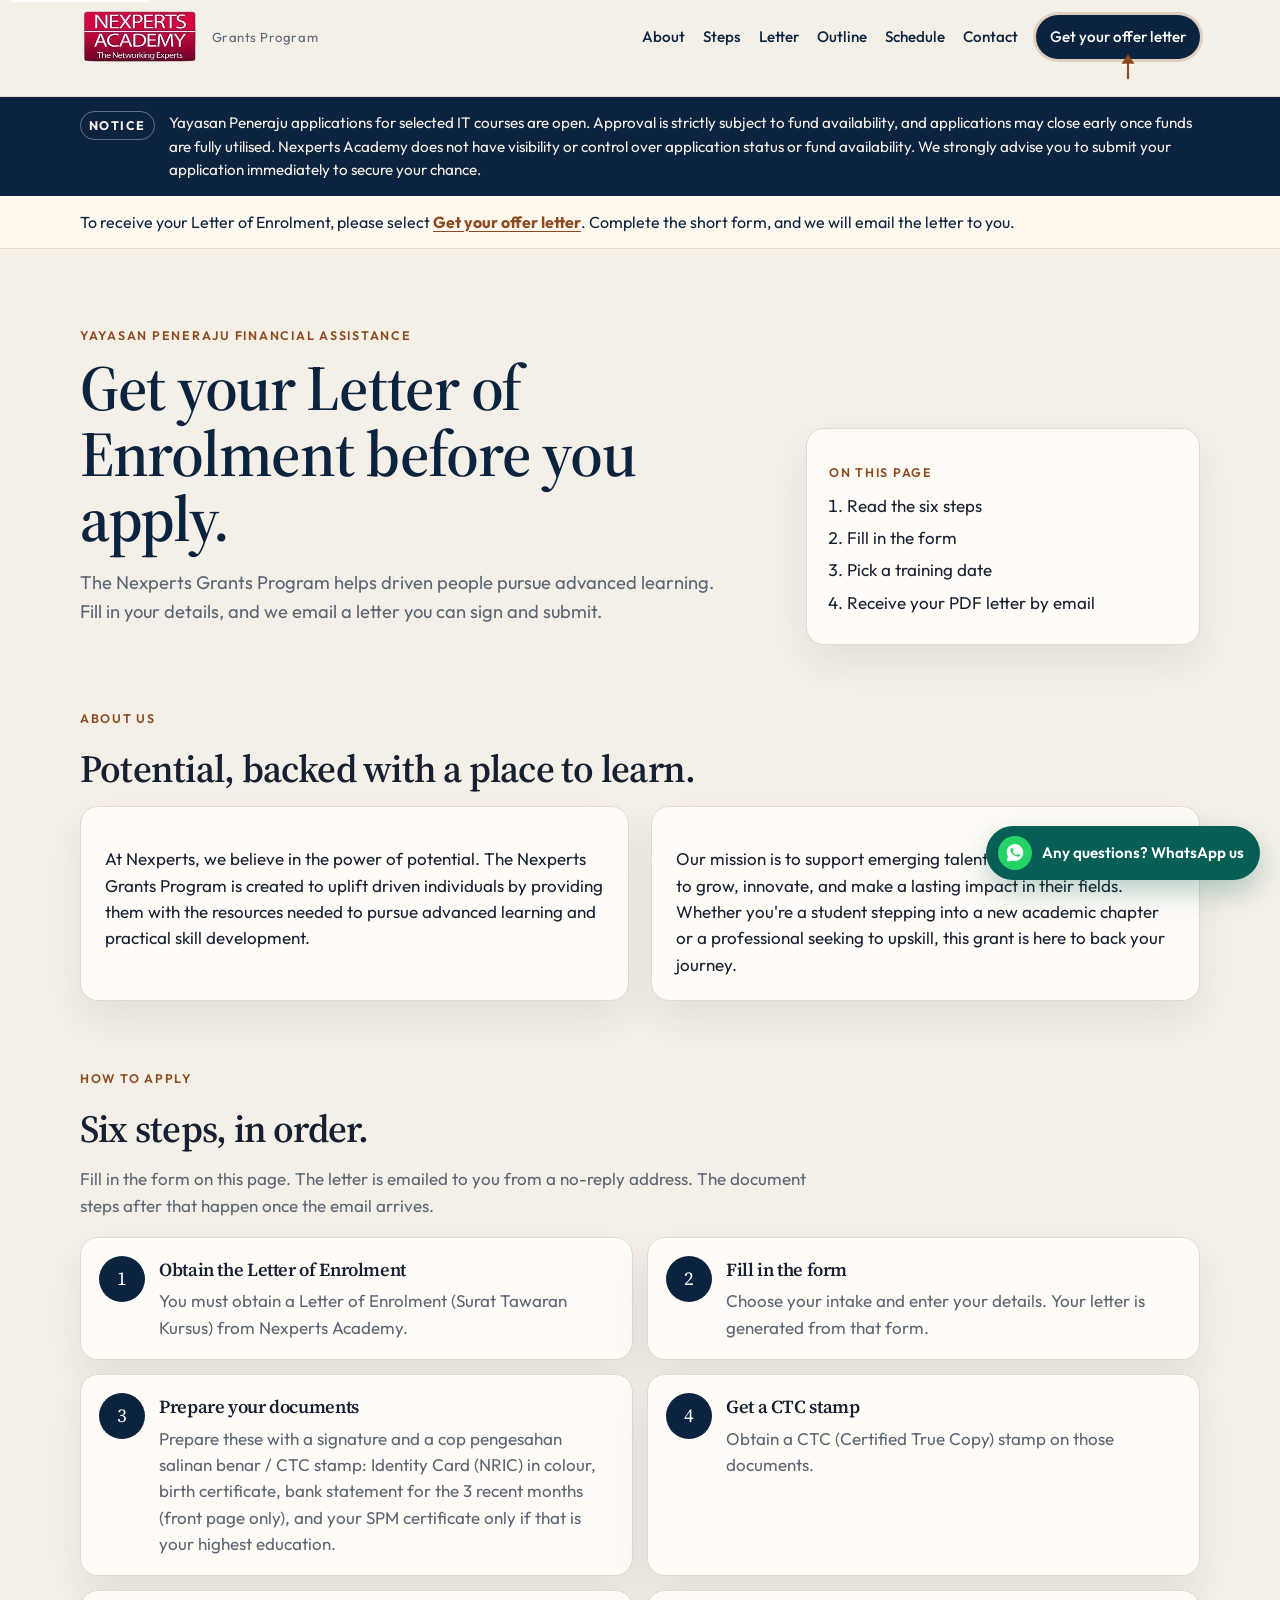
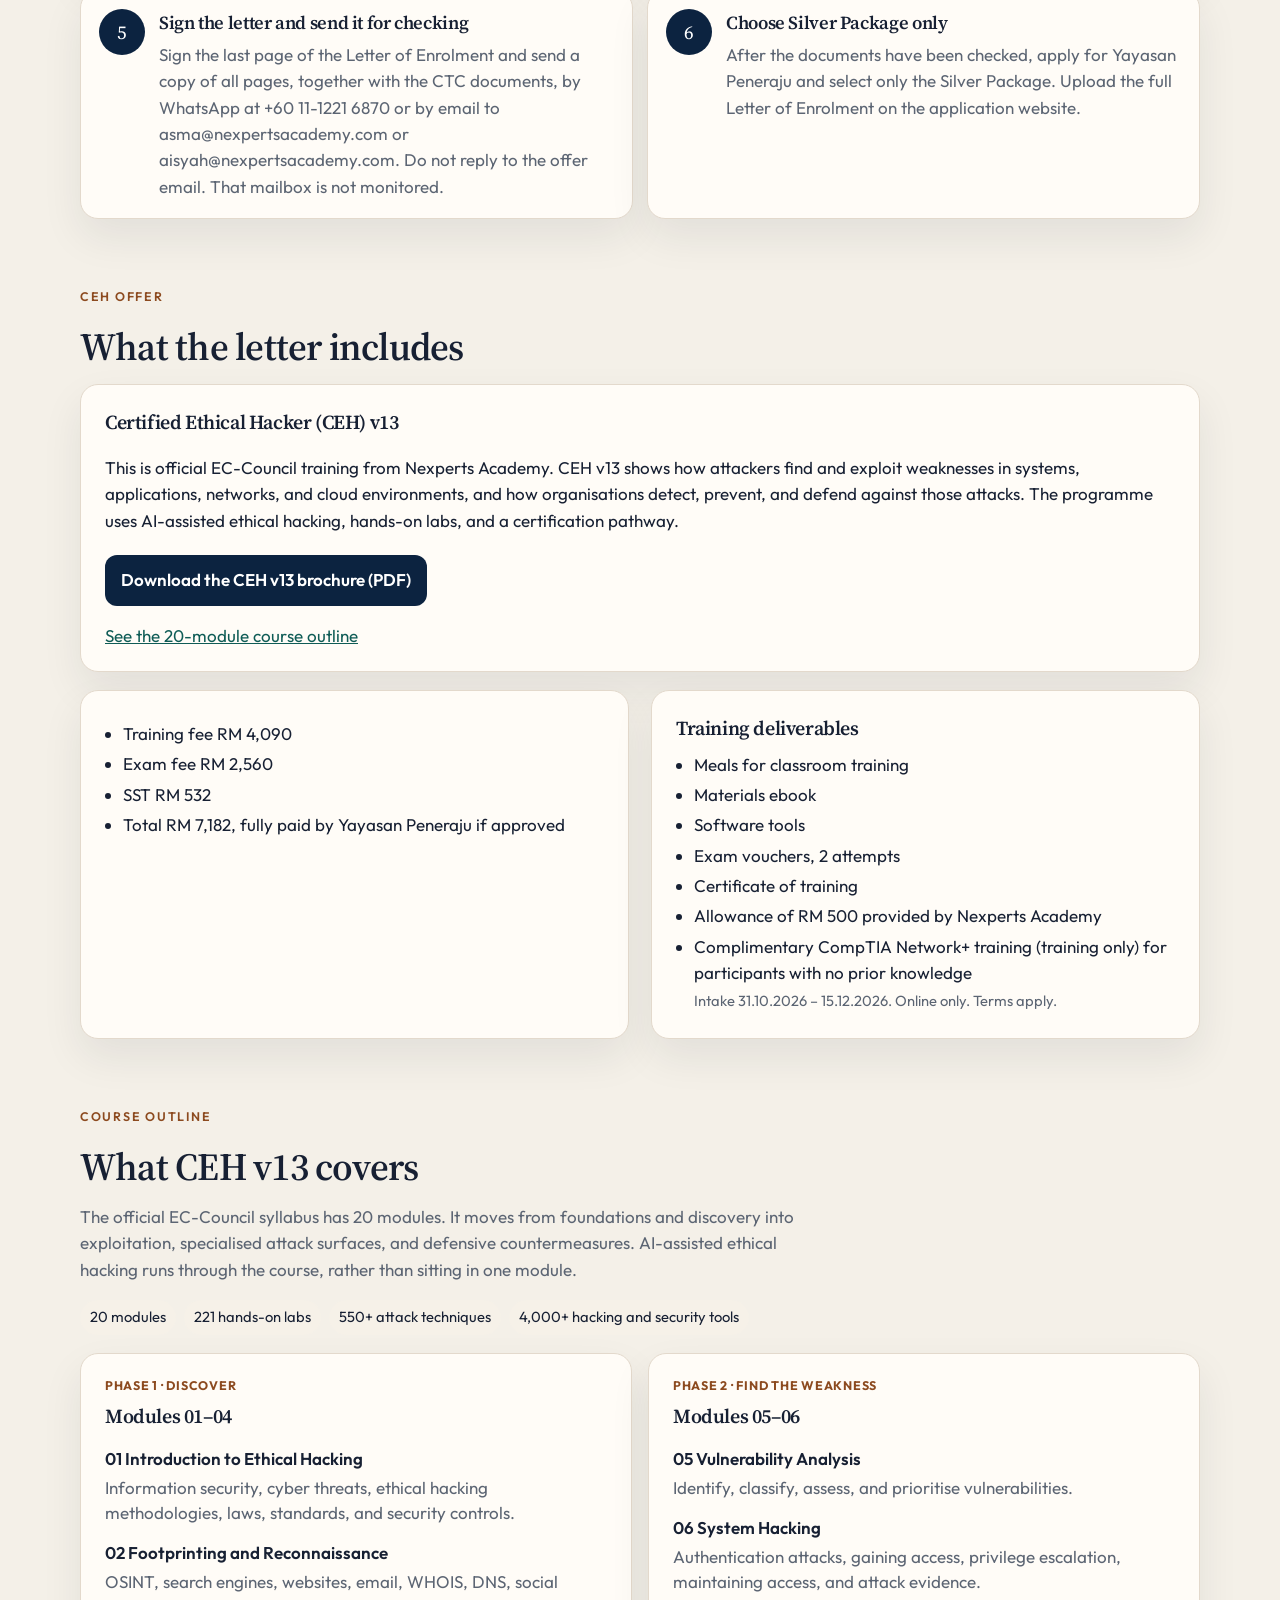
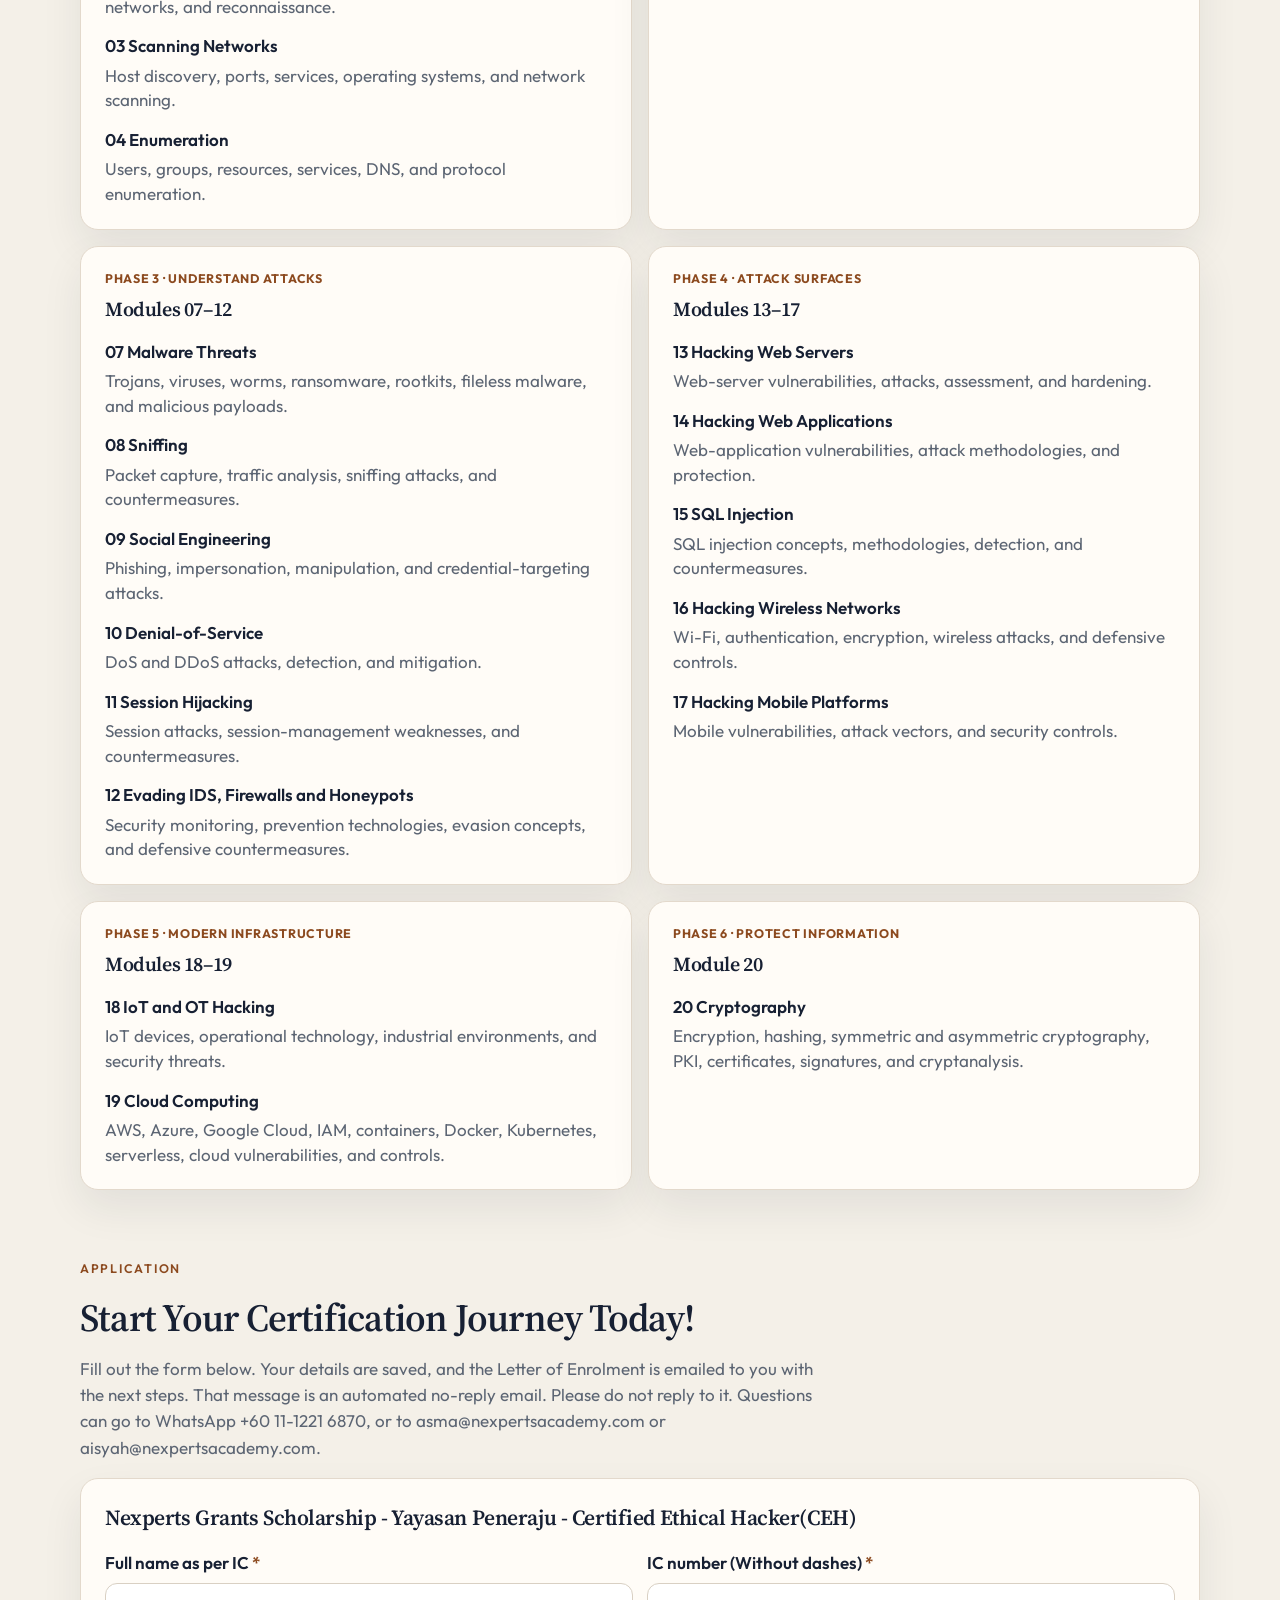
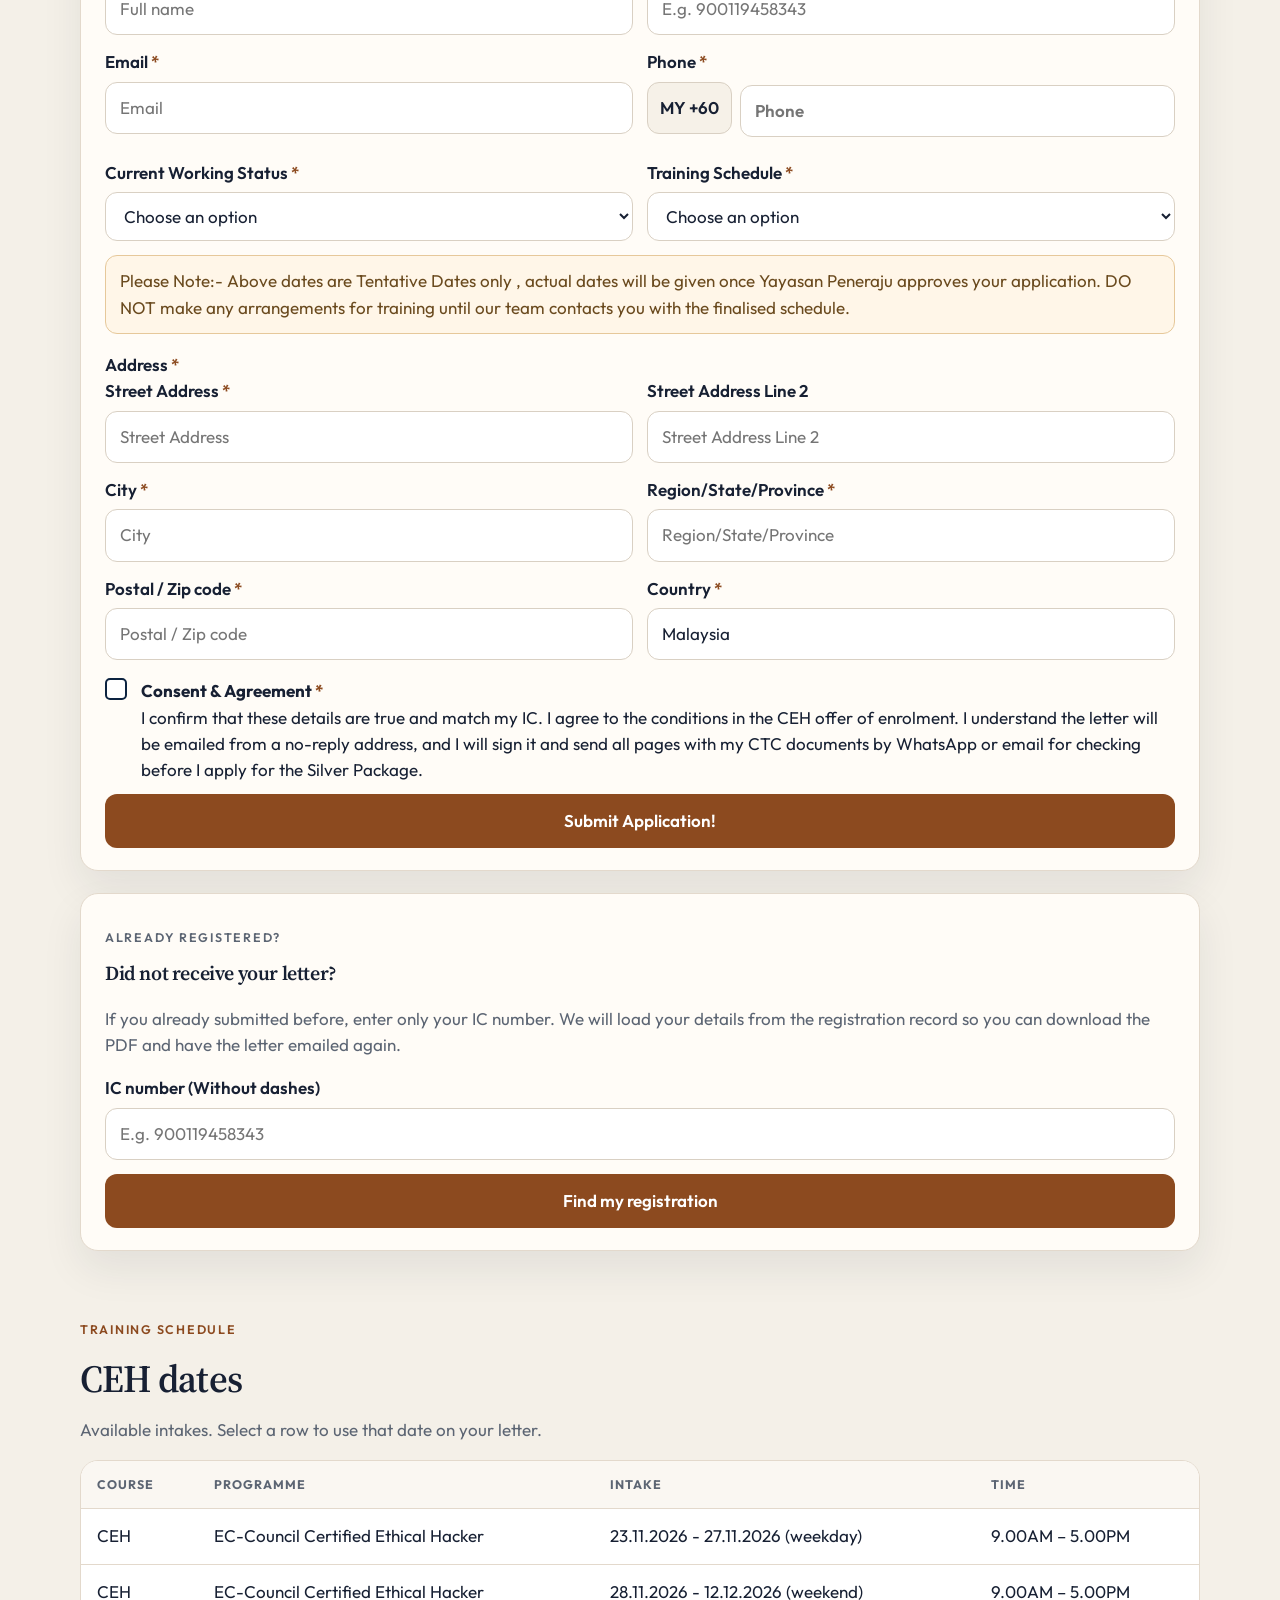
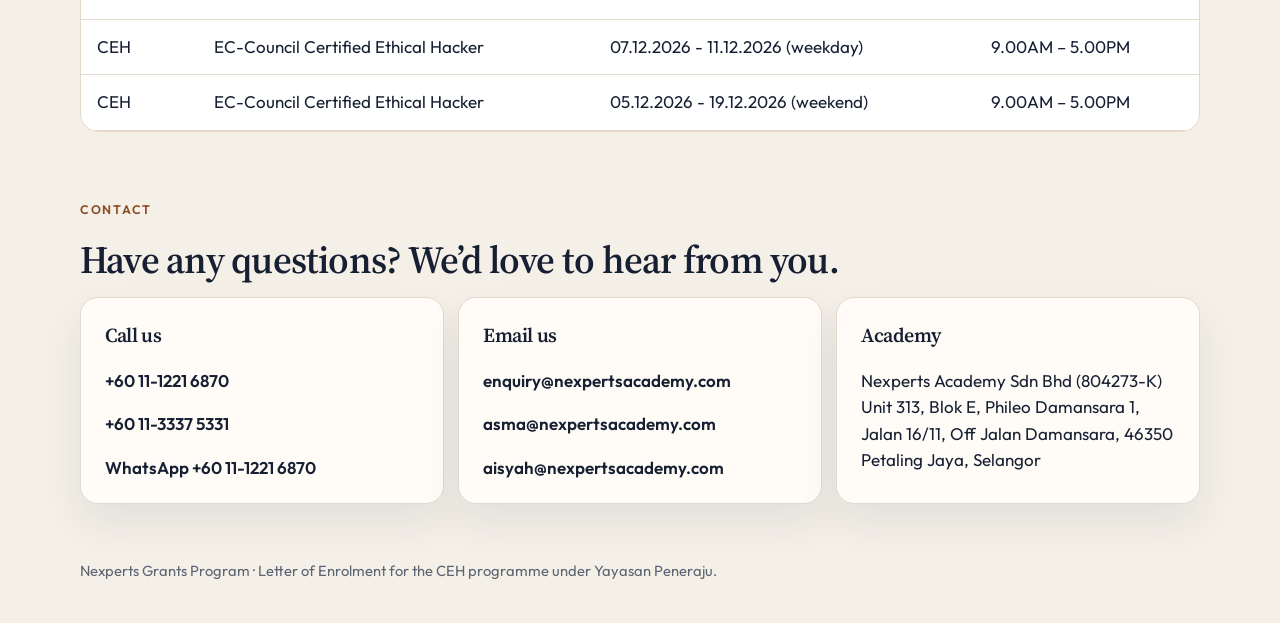
<file: index.html>
<!DOCTYPE html>
<html lang="en">
<head>
  <meta charset="UTF-8" />
  <meta name="viewport" content="width=device-width, initial-scale=1" />
  <title>Nexperts Grants Program | Letter of Enrolment</title>
  <meta name="description" content="Nexperts Grants Program. Read the CEH course, choose a training date, and download your Letter of Enrolment." />
  <link rel="preconnect" href="https://fonts.googleapis.com" />
  <link rel="preconnect" href="https://fonts.gstatic.com" crossorigin />
  <link href="https://fonts.googleapis.com/css2?family=Outfit:wght@400;500;600;700&family=Source+Serif+4:opsz,wght@8..60,500;8..60,600&display=swap" rel="stylesheet" />
  <link rel="stylesheet" href="css/styles.css?v=20261003" />
</head>
<body>
  <a class="skip" href="#main">Skip to content</a>
  <header class="site-header">
    <div class="wrap header-inner">
      <a class="brand" href="#top">
        <img class="logo" src="assets/nexperts-logo.png" alt="Nexperts Academy" />
        <span>Grants Program</span>
      </a>
      <nav class="nav" aria-label="Page">
        <a href="#about">About</a>
        <a href="#steps">Steps</a>
        <a href="#letter">Letter</a>
        <a href="#outline">Outline</a>
        <a href="#schedule">Schedule</a>
        <a href="#contact">Contact</a>
        <a class="nav-cta" href="#apply">
          <span class="arrow-mark" aria-hidden="true">
            <svg viewBox="0 0 24 36" width="20" height="30">
              <path d="M12 34V14" fill="none" stroke="currentColor" stroke-width="2.6" stroke-linecap="round"/>
              <path d="M4 16.5 12 5l8 11.5" fill="currentColor"/>
            </svg>
          </span>
          Get your offer letter
        </a>
      </nav>
    </div>
  </header>

  <div class="notice">
    <div class="wrap">
      <b>NOTICE</b>
      <p>Yayasan Peneraju applications for selected IT courses are open. Approval is strictly subject to fund availability, and applications may close early once funds are fully utilised. Nexperts Academy does not have visibility or control over application status or fund availability. We strongly advise you to submit your application immediately to secure your chance.</p>
    </div>
  </div>
  <div class="offer-prompt">
    <div class="wrap">
      <p>To receive your Letter of Enrolment, please select <a href="#apply">Get your offer letter</a>. Complete the short form, and we will email the letter to you.</p>
    </div>
  </div>

  <main id="main">
    <section class="hero" id="top">
      <div class="wrap hero-grid">
        <div>
          <p class="eyebrow">Yayasan Peneraju financial assistance</p>
          <h1>Get your Letter of Enrolment before you apply.</h1>
          <p class="lede">The Nexperts Grants Program helps driven people pursue advanced learning. Fill in your details, and we email a letter you can sign and submit.</p>
        </div>
        <aside class="hero-card">
          <p class="eyebrow">On this page</p>
          <ol>
            <li>Read the six steps</li>
            <li>Fill in the form</li>
            <li>Pick a training date</li>
            <li>Receive your PDF letter by email</li>
          </ol>
        </aside>
      </div>
    </section>

    <section id="about">
      <div class="wrap">
        <p class="eyebrow">About us</p>
        <h2>Potential, backed with a place to learn.</h2>
        <div class="about-grid">
          <article class="panel">
            <p>At Nexperts, we believe in the power of potential. The Nexperts Grants Program is created to uplift driven individuals by providing them with the resources needed to pursue advanced learning and practical skill development.</p>
          </article>
          <article class="panel">
            <p>Our mission is to support emerging talent—those who are eager to grow, innovate, and make a lasting impact in their fields. Whether you're a student stepping into a new academic chapter or a professional seeking to upskill, this grant is here to back your journey.</p>
          </article>
        </div>
      </div>
    </section>

    <section id="steps">
      <div class="wrap">
        <p class="eyebrow">How to apply</p>
        <h2>Six steps, in order.</h2>
        <p class="section-copy">Fill in the form on this page. The letter is emailed to you from a no-reply address. The document steps after that happen once the email arrives.</p>
        <div class="steps">
          <article class="step">
            <div class="step-no">1</div>
            <div>
              <h3>Obtain the Letter of Enrolment</h3>
              <p>You must obtain a Letter of Enrolment (Surat Tawaran Kursus) from Nexperts Academy.</p>
            </div>
          </article>
          <article class="step">
            <div class="step-no">2</div>
            <div>
              <h3>Fill in the form</h3>
              <p>Choose your intake and enter your details. Your letter is generated from that form.</p>
            </div>
          </article>
          <article class="step">
            <div class="step-no">3</div>
            <div>
              <h3>Prepare your documents</h3>
              <p>Prepare these with a signature and a cop pengesahan salinan benar / CTC stamp: Identity Card (NRIC) in colour, birth certificate, bank statement for the 3 recent months (front page only), and your SPM certificate only if that is your highest education.</p>
            </div>
          </article>
          <article class="step">
            <div class="step-no">4</div>
            <div>
              <h3>Get a CTC stamp</h3>
              <p>Obtain a CTC (Certified True Copy) stamp on those documents.</p>
            </div>
          </article>
          <article class="step">
            <div class="step-no">5</div>
            <div>
              <h3>Sign the letter and send it for checking</h3>
              <p>Sign the last page of the Letter of Enrolment and send a copy of all pages, together with the CTC documents, by WhatsApp at +60 11-1221 6870 or by email to asma@nexpertsacademy.com or aisyah@nexpertsacademy.com. Do not reply to the offer email. That mailbox is not monitored.</p>
            </div>
          </article>
          <article class="step">
            <div class="step-no">6</div>
            <div>
              <h3>Choose Silver Package only</h3>
              <p>After the documents have been checked, apply for Yayasan Peneraju and select only the Silver Package. Upload the full Letter of Enrolment on the application website.</p>
            </div>
          </article>
        </div>
      </div>
    </section>

    <section id="letter">
      <div class="wrap">
        <p class="eyebrow">CEH offer</p>
        <h2>What the letter includes</h2>
        <article class="panel course-brief">
          <h3>Certified Ethical Hacker (CEH) v13</h3>
          <p>This is official EC-Council training from Nexperts Academy. CEH v13 shows how attackers find and exploit weaknesses in systems, applications, networks, and cloud environments, and how organisations detect, prevent, and defend against those attacks. The programme uses AI-assisted ethical hacking, hands-on labs, and a certification pathway.</p>
          <p><a class="brochure-link" href="/Nexperts_CEH_v13_Brochure_Final.pdf" download="Nexperts_CEH_v13_Brochure_Final.pdf">Download the CEH v13 brochure (PDF)</a></p>
          <p><a href="#outline">See the 20-module course outline</a></p>
        </article>
        <div class="course-layout">
          <article class="panel">
            <ul class="plain-list">
              <li>Training fee RM 4,090</li>
              <li>Exam fee RM 2,560</li>
              <li>SST RM 532</li>
              <li>Total RM 7,182, fully paid by Yayasan Peneraju if approved</li>
            </ul>
          </article>
          <article class="panel">
            <h3>Training deliverables</h3>
            <ul class="plain-list">
              <li>Meals for classroom training</li>
              <li>Materials ebook</li>
              <li>Software tools</li>
              <li>Exam vouchers, 2 attempts</li>
              <li>Certificate of training</li>
              <li>Allowance of RM 500 provided by Nexperts Academy</li>
              <li>Complimentary CompTIA Network+ training (training only) for participants with no prior knowledge
                <span class="deliverable-note">Intake 31.10.2026 – 15.12.2026. Online only. Terms apply.</span>
              </li>
            </ul>
          </article>
        </div>
      </div>
    </section>

    <section id="outline">
      <div class="wrap">
        <p class="eyebrow">Course outline</p>
        <h2>What CEH v13 covers</h2>
        <p class="section-copy">The official EC-Council syllabus has 20 modules. It moves from foundations and discovery into exploitation, specialised attack surfaces, and defensive countermeasures. AI-assisted ethical hacking runs through the course, rather than sitting in one module.</p>
        <ul class="meta" aria-label="Course scale">
          <li>20 modules</li>
          <li>221 hands-on labs</li>
          <li>550+ attack techniques</li>
          <li>4,000+ hacking and security tools</li>
        </ul>
        <div class="outline-grid">
          <article class="panel">
            <p class="phase-label">Phase 1 · Discover</p>
            <h3>Modules 01–04</h3>
            <ol class="outline-list">
              <li><strong>01 Introduction to Ethical Hacking</strong><span>Information security, cyber threats, ethical hacking methodologies, laws, standards, and security controls.</span></li>
              <li><strong>02 Footprinting and Reconnaissance</strong><span>OSINT, search engines, websites, email, WHOIS, DNS, social networks, and reconnaissance.</span></li>
              <li><strong>03 Scanning Networks</strong><span>Host discovery, ports, services, operating systems, and network scanning.</span></li>
              <li><strong>04 Enumeration</strong><span>Users, groups, resources, services, DNS, and protocol enumeration.</span></li>
            </ol>
          </article>
          <article class="panel">
            <p class="phase-label">Phase 2 · Find the weakness</p>
            <h3>Modules 05–06</h3>
            <ol class="outline-list">
              <li><strong>05 Vulnerability Analysis</strong><span>Identify, classify, assess, and prioritise vulnerabilities.</span></li>
              <li><strong>06 System Hacking</strong><span>Authentication attacks, gaining access, privilege escalation, maintaining access, and attack evidence.</span></li>
            </ol>
          </article>
          <article class="panel">
            <p class="phase-label">Phase 3 · Understand attacks</p>
            <h3>Modules 07–12</h3>
            <ol class="outline-list">
              <li><strong>07 Malware Threats</strong><span>Trojans, viruses, worms, ransomware, rootkits, fileless malware, and malicious payloads.</span></li>
              <li><strong>08 Sniffing</strong><span>Packet capture, traffic analysis, sniffing attacks, and countermeasures.</span></li>
              <li><strong>09 Social Engineering</strong><span>Phishing, impersonation, manipulation, and credential-targeting attacks.</span></li>
              <li><strong>10 Denial-of-Service</strong><span>DoS and DDoS attacks, detection, and mitigation.</span></li>
              <li><strong>11 Session Hijacking</strong><span>Session attacks, session-management weaknesses, and countermeasures.</span></li>
              <li><strong>12 Evading IDS, Firewalls and Honeypots</strong><span>Security monitoring, prevention technologies, evasion concepts, and defensive countermeasures.</span></li>
            </ol>
          </article>
          <article class="panel">
            <p class="phase-label">Phase 4 · Attack surfaces</p>
            <h3>Modules 13–17</h3>
            <ol class="outline-list">
              <li><strong>13 Hacking Web Servers</strong><span>Web-server vulnerabilities, attacks, assessment, and hardening.</span></li>
              <li><strong>14 Hacking Web Applications</strong><span>Web-application vulnerabilities, attack methodologies, and protection.</span></li>
              <li><strong>15 SQL Injection</strong><span>SQL injection concepts, methodologies, detection, and countermeasures.</span></li>
              <li><strong>16 Hacking Wireless Networks</strong><span>Wi-Fi, authentication, encryption, wireless attacks, and defensive controls.</span></li>
              <li><strong>17 Hacking Mobile Platforms</strong><span>Mobile vulnerabilities, attack vectors, and security controls.</span></li>
            </ol>
          </article>
          <article class="panel">
            <p class="phase-label">Phase 5 · Modern infrastructure</p>
            <h3>Modules 18–19</h3>
            <ol class="outline-list">
              <li><strong>18 IoT and OT Hacking</strong><span>IoT devices, operational technology, industrial environments, and security threats.</span></li>
              <li><strong>19 Cloud Computing</strong><span>AWS, Azure, Google Cloud, IAM, containers, Docker, Kubernetes, serverless, cloud vulnerabilities, and controls.</span></li>
            </ol>
          </article>
          <article class="panel">
            <p class="phase-label">Phase 6 · Protect information</p>
            <h3>Module 20</h3>
            <ol class="outline-list">
              <li><strong>20 Cryptography</strong><span>Encryption, hashing, symmetric and asymmetric cryptography, PKI, certificates, signatures, and cryptanalysis.</span></li>
            </ol>
          </article>
        </div>
      </div>
    </section>

    <section id="apply">
      <div class="wrap">
          <p class="eyebrow">Application</p>
          <h2>Start Your Certification Journey Today!</h2>
          <p class="section-copy">Fill out the form below. Your details are saved, and the Letter of Enrolment is emailed to you with the next steps. That message is an automated no-reply email. Please do not reply to it. Questions can go to WhatsApp +60 11-1221 6870, or to asma@nexpertsacademy.com or aisyah@nexpertsacademy.com.</p>
          <form id="enrol-form" class="panel" novalidate>
            <fieldset id="application-fields">
            <h3 class="form-title">Nexperts Grants Scholarship - Yayasan Peneraju - Certified Ethical Hacker(CEH)</h3>
            <div class="form-grid">
              <label>
                <span class="req">Full name as per IC</span>
                <input id="full-name" name="name" type="text" autocomplete="name" required placeholder="Full name" />
              </label>
              <label>
                <span class="req">IC number (Without dashes)</span>
                <input id="nric" name="nric" type="text" inputmode="numeric" autocomplete="off" required placeholder="E.g. 900119458343" maxlength="12" />
              </label>
              <label>
                <span class="req">Email</span>
                <input id="email" name="email" type="email" autocomplete="email" required placeholder="Email" />
              </label>
              <label>
                <span class="req">Phone</span>
                <span class="phone-row">
                  <span class="phone-code">MY +60</span>
                  <input id="phone" name="phone" type="tel" inputmode="tel" autocomplete="tel" required placeholder="Phone" />
                </span>
              </label>
              <label>
                <span class="req">Current Working Status</span>
                <select id="work-status" name="workStatus" required>
                  <option value="">Choose an option</option>
                  <option>Employed</option>
                  <option>Self-employed</option>
                  <option>Unemployed</option>
                  <option>Student</option>
                  <option>Others</option>
                </select>
              </label>
              <label>
                <span class="req">Training Schedule</span>
                <select id="intake-fields" name="intake" required>
                  <option value="">Choose an option</option>
                </select>
              </label>
              <p class="note wide">Please Note:- Above dates are Tentative Dates only , actual dates will be given once Yayasan Peneraju approves your application. DO NOT make any arrangements for training until our team contacts you with the finalised schedule.</p>
              <div class="wide">
                <p class="req address-label">Address</p>
                <div class="form-grid">
                  <label>
                    <span class="req">Street Address</span>
                    <input id="street" name="street" type="text" autocomplete="address-line1" required placeholder="Street Address" />
                  </label>
                  <label>
                    <span>Street Address Line 2</span>
                    <input id="street2" name="street2" type="text" autocomplete="address-line2" placeholder="Street Address Line 2" />
                  </label>
                  <label>
                    <span class="req">City</span>
                    <input id="city" name="city" type="text" autocomplete="address-level2" required placeholder="City" />
                  </label>
                  <label>
                    <span class="req">Region/State/Province</span>
                    <input id="region" name="region" type="text" autocomplete="address-level1" required placeholder="Region/State/Province" />
                  </label>
                  <label>
                    <span class="req">Postal / Zip code</span>
                    <input id="postal" name="postal" type="text" autocomplete="postal-code" required placeholder="Postal / Zip code" />
                  </label>
                  <label>
                    <span class="req">Country</span>
                    <input id="country" name="country" type="text" autocomplete="country-name" required value="Malaysia" />
                  </label>
                </div>
              </div>
              <label class="consent wide">
                <input id="consent" name="consent" type="checkbox" required />
                <span><strong class="req">Consent &amp; Agreement</strong><br />I confirm that these details are true and match my IC. I agree to the conditions in the CEH offer of enrolment. I understand the letter will be emailed from a no-reply address, and I will sign it and send all pages with my CTC documents by WhatsApp or email for checking before I apply for the Silver Package.</span>
              </label>
            </div>
            <label class="hp" aria-hidden="true">
              Company fax
              <input id="company-fax" name="companyFax" type="text" tabindex="-1" autocomplete="off" />
            </label>
            <p id="form-error" class="form-msg error" hidden></p>
            <button id="download-btn" type="submit"><span class="btn-label">Submit Application!</span></button>
            </fieldset>
            <p id="form-success" class="form-msg ok" hidden>
              Your registration is saved. Your letter is being emailed to <strong id="success-email"></strong> and is downloading now. The printed intake is <strong id="success-intake"></strong>. Please do not reply to that email. It is an automated no-reply message and replies are not read. Sign the last page, then send every page of the letter with your CTC documents by WhatsApp at +60 11-1221 6870 or by email to asma@nexpertsacademy.com or aisyah@nexpertsacademy.com. After the documents are checked, apply for the Yayasan Peneraju Silver Package and upload the full letter.
            </p>
          </form>

          <article id="recover" class="panel recover-panel">
            <p class="eyebrow">Already registered?</p>
            <h3>Did not receive your letter?</h3>
            <p>If you already submitted before, enter only your IC number. We will load your details from the registration record so you can download the PDF and have the letter emailed again.</p>
            <form id="recover-form" novalidate>
              <label>
                <span>IC number (Without dashes)</span>
                <input id="recover-nric" name="recoverNric" type="text" inputmode="numeric" autocomplete="off" required placeholder="E.g. 900119458343" maxlength="12" />
              </label>
              <label class="hp" aria-hidden="true">
                Company fax
                <input id="recover-fax" name="companyFax" type="text" tabindex="-1" autocomplete="off" />
              </label>
              <p id="recover-error" class="form-msg error" hidden></p>
              <button id="recover-find-btn" type="submit"><span class="btn-label">Find my registration</span></button>
            </form>
            <div id="recover-result" class="recover-result" hidden>
              <p class="recover-note">We found your registration. Confirm these details, then download the letter or email it again.</p>
              <dl class="recover-details">
                <div><dt>Name</dt><dd id="recover-name"></dd></div>
                <div><dt>Email</dt><dd id="recover-email"></dd></div>
                <div><dt>Training schedule</dt><dd id="recover-training"></dd></div>
                <div><dt>Address on letter</dt><dd id="recover-address"></dd></div>
              </dl>
              <p id="recover-success" class="form-msg ok" hidden></p>
              <div class="recover-actions">
                <button id="recover-download-btn" type="button">Download PDF</button>
                <button id="recover-resend-btn" type="button">Email letter again</button>
              </div>
            </div>
          </article>
      </div>
    </section>

    <section id="schedule">
      <div class="wrap">
        <p class="eyebrow">Training schedule</p>
        <h2>CEH dates</h2>
        <p class="section-copy">Available intakes. Select a row to use that date on your letter.</p>
        <div class="table-wrap">
          <table>
            <thead>
              <tr>
                <th>Course</th>
                <th>Programme</th>
                <th>Intake</th>
                <th>Time</th>
              </tr>
            </thead>
            <tbody id="schedule-body"></tbody>
          </table>
        </div>
      </div>
    </section>

    <section id="contact">
      <div class="wrap">
        <p class="eyebrow">Contact</p>
        <h2>Have any questions? We’d love to hear from you.</h2>
        <div class="contact-grid">
          <article class="panel">
            <h3>Call us</h3>
            <p><a href="tel:+601112216870">+60 11-1221 6870</a></p>
            <p><a href="tel:+601133375331">+60 11-3337 5331</a></p>
            <p><a href="https://wa.me/601112216870">WhatsApp +60 11-1221 6870</a></p>
          </article>
          <article class="panel">
            <h3>Email us</h3>
            <p><a href="mailto:enquiry@nexpertsacademy.com">enquiry@nexpertsacademy.com</a></p>
            <p><a href="mailto:asma@nexpertsacademy.com">asma@nexpertsacademy.com</a></p>
            <p><a href="mailto:aisyah@nexpertsacademy.com">aisyah@nexpertsacademy.com</a></p>
          </article>
          <article class="panel">
            <h3>Academy</h3>
            <p>Nexperts Academy Sdn Bhd (804273-K)<br />Unit 313, Blok E, Phileo Damansara 1, Jalan 16/11, Off Jalan Damansara, 46350 Petaling Jaya, Selangor</p>
          </article>
        </div>
      </div>
    </section>
  </main>

  <a class="whatsapp-float" href="https://wa.me/601133375331" target="_blank" rel="noopener noreferrer">
    <svg viewBox="0 0 32 32" width="22" height="22" aria-hidden="true">
      <path fill="currentColor" d="M16 3C9.4 3 4 8.3 4 14.8c0 2.1.6 4.1 1.6 5.9L4 29l8.5-2.2A13 13 0 0 0 16 27.7C22.6 27.7 28 22.4 28 15.8 28 8.3 22.6 3 16 3zm6.8 16.7c-.3.8-1.6 1.5-2.3 1.6-.6.1-1.3.1-2.1-.1-.5-.2-1.1-.4-1.9-.7-3.4-1.5-5.6-4.9-5.8-5.1-.2-.2-1.4-1.8-1.4-3.5s.9-2.5 1.2-2.8c.3-.3.7-.4 1.1-.4h.4c.3 0 .5 0 .8.6.3.7 1 2.6 1.1 2.8.1.2.2.4 0 .6-.1.2-.2.4-.4.6l-.5.6c-.2.2-.4.4-.2.7.2.4 1 1.6 2.1 2.5 1.4 1.2 2.6 1.6 3 1.8.4.2.6.1.8-.1.2-.2.9-1 1.1-1.4.3-.4.5-.3.8-.2.3.1 2.1 1 2.5 1.2.4.2.6.3.7.4.1.2.1.9-.2 1.7z"/>
    </svg>
    <span>Any questions? WhatsApp us</span>
  </a>

  <footer class="site-footer">
    <div class="wrap">Nexperts Grants Program · Letter of Enrolment for the CEH programme under Yayasan Peneraju.</div>
  </footer>

  <script src="js/pdf-lib.min.js"></script>
  <script src="js/letter.js?v=20261003g"></script>
  <script src="js/app.js?v=20261003g"></script>
</body>
</html>
</file>
<file: css/styles.css>
:root {
  --ink: #172033;
  --navy: #0c2340;
  --navy-2: #16365c;
  --teal: #0f5c56;
  --copper: #8c4a1f;
  --paper: #f4f0e8;
  --card: #fffcf7;
  --line: #e3d9cc;
  --muted: #5c6573;
  --danger: #8d2b2b;
  --ok: #0f5c56;
  --shadow: 0 18px 40px rgba(23, 32, 51, 0.08);
  --serif: "Source Serif 4", Georgia, serif;
  --sans: "Outfit", "Segoe UI", sans-serif;
}

* { box-sizing: border-box; }
html { scroll-behavior: smooth; }
body {
  margin: 0;
  color: var(--ink);
  background:
    radial-gradient(1200px 500px at 100% -10%, rgba(140, 74, 31, 0.08), transparent 50%),
    var(--paper);
  font-family: var(--sans);
  font-size: 17px;
  line-height: 1.55;
}
img { max-width: 100%; }
a { color: var(--teal); }
.wrap { width: min(1120px, calc(100% - 32px)); margin: 0 auto; }
.skip {
  position: absolute;
  left: 12px;
  top: -40px;
  background: white;
  padding: 8px 12px;
  z-index: 20;
}
.skip:focus { top: 12px; }

.site-header {
  position: sticky;
  top: 0;
  z-index: 10;
  background: rgba(244, 240, 232, 0.92);
  backdrop-filter: blur(10px);
  border-bottom: 1px solid var(--line);
  padding-bottom: 22px;
}
.header-inner {
  display: flex;
  align-items: center;
  justify-content: space-between;
  gap: 20px;
  min-height: 74px;
}
.brand {
  display: flex;
  align-items: center;
  gap: 12px;
  color: inherit;
  text-decoration: none;
}
.logo { height: 54px; width: auto; display: block; }
.brand span { color: var(--muted); font-size: 0.82rem; letter-spacing: 0.04em; }
.nav { display: flex; gap: 18px; align-items: center; }
.nav a { color: var(--navy); text-decoration: none; font-size: 0.95rem; font-weight: 500; }
.nav a:hover { color: var(--copper); }
.nav-cta {
  position: relative;
  background: var(--navy) !important;
  color: white !important;
  padding: 10px 14px;
  border-radius: 999px;
  box-shadow: 0 0 0 3px rgba(140, 74, 31, 0.2);
  animation: course-glow 1.6s ease-in-out infinite;
}
.nav-cta .arrow-mark {
  position: absolute;
  left: 50%;
  bottom: -28px;
  color: var(--copper);
  filter: drop-shadow(0 2px 0 rgba(255, 252, 247, 0.9));
  animation: point-up 0.9s ease-in-out infinite;
  pointer-events: none;
}
@keyframes point-up {
  0%, 100% { transform: translateX(-50%) translateY(5px); }
  50% { transform: translateX(-50%) translateY(-3px); }
}
@keyframes course-glow {
  0%, 100% { box-shadow: 0 0 0 3px rgba(140, 74, 31, 0.18); }
  50% { box-shadow: 0 0 0 7px rgba(140, 74, 31, 0.12); }
}

.notice {
  background: var(--navy);
  color: #f7f1e6;
}
.notice .wrap { padding: 14px 0; display: flex; gap: 14px; align-items: flex-start; }
.notice b {
  flex: 0 0 auto;
  letter-spacing: 0.12em;
  font-size: 0.78rem;
  border: 1px solid rgba(255,255,255,0.35);
  padding: 4px 8px;
  border-radius: 999px;
}
.notice p { margin: 0; font-size: 0.95rem; }
.offer-prompt {
  background: #fff8ef;
  border-bottom: 1px solid var(--line);
  color: var(--navy);
}
.offer-prompt .wrap { padding: 14px 0; }
.offer-prompt p { margin: 0; font-size: 1rem; }
.offer-prompt a {
  color: var(--copper);
  font-weight: 700;
  text-decoration: underline;
  text-underline-offset: 3px;
}

.hero { padding: 64px 0 24px; }
.hero-grid {
  display: grid;
  grid-template-columns: 1.4fr 0.8fr;
  gap: 36px;
  align-items: end;
}
h1, h2, h3 { font-family: var(--serif); font-weight: 600; letter-spacing: -0.02em; margin: 0; }
h1 { font-size: clamp(2.5rem, 5vw, 4.4rem); line-height: 1.02; color: var(--navy); }
.lede { font-size: 1.15rem; color: var(--muted); max-width: 40rem; }
.eyebrow {
  color: var(--copper);
  font-weight: 600;
  letter-spacing: 0.14em;
  text-transform: uppercase;
  font-size: 0.78rem;
  margin-bottom: 10px;
}
.hero-card, .panel, .step, .course-card {
  background: var(--card);
  border: 1px solid var(--line);
  border-radius: 18px;
  box-shadow: var(--shadow);
}
.hero-card { padding: 22px; }
.hero-card ol { margin: 10px 0 0; padding-left: 18px; }
.hero-card li { margin: 6px 0; }

section { padding: 28px 0; }
#letter, #outline, #apply, #recover, #about, #steps, #schedule, #contact { scroll-margin-top: 96px; }
h2 { font-size: clamp(1.8rem, 3vw, 2.5rem); margin-bottom: 8px; }
.section-copy { color: var(--muted); max-width: 46rem; margin-top: 0; }

.about-grid, .apply-grid, .course-layout {
  display: grid;
  grid-template-columns: 1fr 1fr;
  gap: 22px;
}
.panel { padding: 22px 24px; }
.panel p:last-child { margin-bottom: 0; }

.steps {
  display: grid;
  grid-template-columns: 1fr 1fr;
  gap: 14px;
  margin-top: 18px;
}
.step {
  display: grid;
  grid-template-columns: auto minmax(0, 1fr);
  gap: 14px;
  padding: 18px;
  position: relative;
}
.step-no {
  width: 46px;
  height: 46px;
  border-radius: 50%;
  background: var(--navy);
  color: white;
  display: grid;
  place-items: center;
  font-family: var(--serif);
  font-size: 1.2rem;
}
.step h3 { font-size: 1.15rem; margin-bottom: 4px; overflow-wrap: anywhere; }
.step p { margin: 0; color: var(--muted); overflow-wrap: anywhere; }
.step.is-here { outline: 2px solid var(--copper); }

.course-pick-wrap { display: grid; gap: 14px; align-content: start; }
.aim[hidden],
#apply[hidden] { display: none !important; }
#apply { animation: reveal-form 0.35s ease; }
@keyframes reveal-form {
  from { opacity: 0; transform: translateY(10px); }
  to { opacity: 1; transform: none; }
}
.aim {
  display: flex;
  align-items: center;
  gap: 8px;
  color: var(--copper);
  font-weight: 700;
  letter-spacing: 0.04em;
}
.aim svg { animation: point-right 0.9s ease-in-out infinite; }
@keyframes point-right {
  0%, 100% { transform: translateX(0); }
  50% { transform: translateX(8px); }
}
.course-card {
  padding: 26px;
  width: 100%;
  text-align: left;
  color: inherit;
  font: inherit;
  cursor: pointer;
  border: 2px solid var(--line);
  background: var(--card);
  border-radius: 18px;
  box-shadow: var(--shadow);
}
.course-card:hover { border-color: var(--copper); }
.course-card.is-selected {
  border-color: var(--teal);
  box-shadow: 0 0 0 4px rgba(15, 92, 86, 0.16);
}
.pick-state {
  display: inline-block;
  margin-top: 8px;
  font-weight: 700;
  color: var(--copper);
}
#select-ceh { width: 100%; margin-top: 16px; }
.go-download {
  display: inline-flex;
  align-items: center;
  gap: 10px;
  background: var(--copper);
  color: white;
  text-decoration: none;
  font-weight: 700;
  padding: 14px 16px;
  border-radius: 14px;
  animation: callout 1.1s ease-in-out infinite;
}
.go-download svg { animation: point-down 0.9s ease-in-out infinite; }
@keyframes point-down {
  0%, 100% { transform: translateY(0); }
  50% { transform: translateY(7px); }
}
@keyframes callout {
  0%, 100% { transform: translateY(0); box-shadow: 0 8px 0 rgba(140, 74, 31, 0.18); }
  50% { transform: translateY(-3px); box-shadow: 0 14px 24px rgba(140, 74, 31, 0.28); }
}
body.ceh-selected #enrol-form {
  border-color: var(--copper);
  animation: form-glow 1.3s ease-in-out infinite;
}
body.ceh-selected #download-btn {
  animation: btn-pop 1s ease-in-out infinite;
}
@keyframes form-glow {
  0%, 100% { box-shadow: 0 0 0 3px rgba(140, 74, 31, 0.2); }
  50% { box-shadow: 0 0 0 8px rgba(140, 74, 31, 0.12); }
}
@keyframes btn-pop {
  0%, 100% { transform: scale(1); }
  50% { transform: scale(1.03); box-shadow: 0 10px 24px rgba(140, 74, 31, 0.35); }
}
.q3 {
  display: inline-block;
  background: #f3e2d4;
  color: var(--copper);
  font-weight: 700;
  letter-spacing: 0.08em;
  text-transform: uppercase;
  font-size: 0.75rem;
  padding: 5px 9px;
  border-radius: 999px;
  margin-bottom: 10px;
}
.meta { display: flex; flex-wrap: wrap; gap: 8px; margin: 14px 0; padding: 0; list-style: none; }
.meta li {
  background: #f6f1e8;
  border-radius: 999px;
  padding: 6px 10px;
  font-size: 0.92rem;
}
.fee-list, .plain-list { margin: 8px 0 0; padding-left: 18px; }
.fee-list li, .plain-list li { margin: 4px 0; }
.deliverable-note { display: block; margin-top: 4px; color: var(--muted); font-size: 0.92rem; line-height: 1.45; }
.course-brief { margin-top: 8px; margin-bottom: 18px; }
.course-brief h3 { margin-bottom: 8px; }
.brochure-link {
  display: inline-flex;
  align-items: center;
  justify-content: center;
  margin-top: 4px;
  padding: 12px 16px;
  border-radius: 12px;
  background: var(--navy);
  color: white;
  text-decoration: none;
  font-weight: 600;
  max-width: 100%;
  text-align: center;
}
.brochure-link:hover { background: var(--navy-2); color: white; }
.recover-panel { margin-top: 22px; }
.recover-panel h3 { margin-bottom: 8px; }
.recover-panel > p { color: var(--muted); }
#recover-form { margin-top: 14px; }
.recover-result { margin-top: 18px; padding-top: 16px; border-top: 1px solid var(--line); }
.recover-note { margin: 0 0 12px; color: var(--ink); }
.recover-details { margin: 0; display: grid; gap: 12px; }
.recover-details div { display: grid; gap: 2px; }
.recover-details dt {
  font-size: 0.75rem;
  font-weight: 700;
  letter-spacing: 0.06em;
  text-transform: uppercase;
  color: var(--muted);
}
.recover-details dd { margin: 0; line-height: 1.45; overflow-wrap: anywhere; }
.recover-actions {
  display: flex;
  flex-wrap: wrap;
  gap: 10px;
  margin-top: 16px;
}
.recover-actions button { width: auto; min-width: 180px; }
#recover-download-btn {
  background: white;
  color: var(--navy);
  border: 1px solid var(--line);
}
#recover-download-btn:hover { background: #f6f1e8; }
.outline-grid {
  display: grid;
  grid-template-columns: repeat(2, minmax(0, 1fr));
  gap: 16px;
  margin-top: 18px;
}
.phase-label {
  margin: 0 0 6px;
  color: var(--copper);
  font-size: 0.78rem;
  font-weight: 700;
  letter-spacing: 0.06em;
  text-transform: uppercase;
}
.outline-grid h3 { margin-bottom: 0; }
.outline-list { list-style: none; margin: 14px 0 0; padding: 0; display: grid; gap: 14px; }
.outline-list li { display: grid; gap: 4px; min-width: 0; }
.outline-list strong { font-weight: 600; }
.outline-list span { color: var(--muted); line-height: 1.45; }

.table-wrap { overflow-x: auto; border: 1px solid var(--line); border-radius: 18px; background: white; }
table { width: 100%; border-collapse: collapse; min-width: 720px; }
th, td { text-align: left; padding: 14px 16px; border-bottom: 1px solid var(--line); }
th { font-size: 0.78rem; letter-spacing: 0.08em; text-transform: uppercase; color: var(--muted); background: #faf7f2; }
tr { cursor: pointer; }
tr:hover, tr.is-selected { background: #f3f7f6; }
tr.is-selected td:first-child { box-shadow: inset 3px 0 0 var(--teal); }
.hint { color: var(--muted); font-size: 0.92rem; }

form { display: grid; gap: 14px; }
fieldset { border: 0; margin: 0; padding: 0; }
legend { font-weight: 600; padding: 0; margin-bottom: 8px; }
label span { display: block; font-weight: 600; margin-bottom: 6px; }
input[type="text"], input[type="email"], input[type="tel"], select, textarea {
  width: 100%;
  border: 1px solid #d9d0c3;
  background: white;
  border-radius: 12px;
  padding: 12px 14px;
  font: inherit;
  color: inherit;
}
textarea { min-height: 96px; resize: vertical; }
.form-title { font-size: 1.35rem; margin: 0 0 16px; }
.form-grid { display: grid; grid-template-columns: 1fr 1fr; gap: 14px; }
.wide { grid-column: 1 / -1; }
.req::after { content: " *"; color: var(--copper); }
.address-label { margin: 4px 0 0; font-weight: 600; }
.phone-row { display: flex; gap: 8px; align-items: center; }
.phone-code {
  flex: 0 0 auto;
  background: #f6f1e8;
  border: 1px solid #d9d0c3;
  border-radius: 12px;
  padding: 12px 12px;
  font-weight: 600;
}
.phone-row input { flex: 1; }
.note {
  margin: 0;
  background: #fff6e8;
  border: 1px solid #e6c89a;
  color: #6a4a1e;
  border-radius: 12px;
  padding: 12px 14px;
}
.consent {
  display: block;
  position: relative;
  padding: 4px 0 4px 36px;
  cursor: pointer;
}
.consent input {
  -webkit-appearance: none;
  appearance: none;
  position: absolute;
  left: 0;
  top: 4px;
  width: 22px;
  height: 22px;
  min-width: 22px;
  min-height: 22px;
  margin: 0;
  border: 2px solid var(--navy);
  border-radius: 5px;
  background: white center / 14px 14px no-repeat;
  cursor: pointer;
  touch-action: manipulation;
}
.consent input:checked {
  background-color: var(--navy);
  background-image: url("data:image/svg+xml,%3Csvg xmlns='http://www.w3.org/2000/svg' viewBox='0 0 16 16'%3E%3Cpath fill='none' stroke='white' stroke-width='2.2' stroke-linecap='round' stroke-linejoin='round' d='M3 8.2 6.4 12 13 4'/%3E%3C/svg%3E");
}
.consent span { font-weight: 400; }
input:focus, textarea:focus { outline: 2px solid var(--teal); border-color: transparent; }
.intake-fields { display: grid; gap: 8px; }
.intake-option {
  display: flex;
  gap: 10px;
  align-items: center;
  border: 1px solid var(--line);
  border-radius: 12px;
  padding: 10px 12px;
  background: white;
  cursor: pointer;
}
.intake-option.is-selected { border-color: var(--teal); background: #f3f7f6; }
.intake-option span { display: flex; justify-content: space-between; gap: 12px; width: 100%; margin: 0; font-weight: 500; }
.intake-option em { font-style: normal; color: var(--muted); }
button {
  border: 0;
  background: var(--copper);
  color: white;
  font: inherit;
  font-weight: 600;
  padding: 14px 16px;
  border-radius: 12px;
  cursor: pointer;
}
button:hover { background: #733c18; }
button.course-card,
button.course-card:hover {
  background: var(--card);
  color: inherit;
  font-weight: 400;
}
button.course-card:hover { border-color: var(--copper); }
button:disabled { opacity: 0.7; cursor: wait; }
#download-btn {
  display: flex;
  align-items: center;
  justify-content: center;
  gap: 10px;
  width: 100%;
  min-height: 52px;
}
#download-btn.is-loading,
body.ceh-selected #download-btn.is-loading {
  animation: none;
  transform: none;
  opacity: 1;
  cursor: wait;
}
#download-btn.is-loading::before {
  content: "";
  width: 16px;
  height: 16px;
  border: 2px solid rgba(255, 255, 255, 0.35);
  border-top-color: #fff;
  border-radius: 50%;
  animation: btn-spin 0.7s linear infinite;
}
@keyframes btn-spin { to { transform: rotate(360deg); } }
.hp {
  position: absolute;
  width: 1px;
  height: 1px;
  padding: 0;
  margin: -1px;
  overflow: hidden;
  clip: rect(0, 0, 0, 0);
  border: 0;
}
.form-msg { margin: 0; padding: 12px 14px; border-radius: 12px; }
.form-msg.error { background: #fdecec; color: var(--danger); }
.form-msg.ok { background: #e7f3f1; color: var(--ok); }

.contact-grid { display: grid; grid-template-columns: repeat(3, 1fr); gap: 14px; }
.contact-grid a { color: inherit; text-decoration: none; font-weight: 600; }
.whatsapp-float {
  position: fixed;
  right: 20px;
  bottom: 20px;
  z-index: 40;
  display: flex;
  align-items: center;
  gap: 10px;
  padding: 10px 16px 10px 12px;
  border-radius: 999px;
  background: #075e54;
  color: white;
  text-decoration: none;
  font-weight: 600;
  font-size: 0.95rem;
  box-shadow: 0 12px 28px rgba(7, 94, 84, 0.28);
}
.whatsapp-float svg {
  width: 22px;
  height: 22px;
  padding: 6px;
  border-radius: 50%;
  background: #25d366;
  box-sizing: content-box;
}
.whatsapp-float:hover { background: #054c44; color: white; }
@media (max-width: 640px) {
  .whatsapp-float span { display: none; }
  .whatsapp-float { right: 12px; bottom: 12px; padding: 10px; }
  #letter, #outline, #apply, #recover, #about, #steps, #schedule, #contact { scroll-margin-top: 12px; }
}
.site-footer { padding: 28px 0 40px; color: var(--muted); font-size: 0.92rem; }

.flow-bar {
  position: sticky;
  top: 74px;
  z-index: 9;
  background: rgba(244, 240, 232, 0.96);
  border-bottom: 1px solid var(--line);
}
.flow {
  list-style: none;
  display: grid;
  grid-template-columns: repeat(2, 1fr);
  gap: 10px;
  margin: 0;
  padding: 12px 0;
}
.flow li {
  display: flex;
  gap: 10px;
  align-items: center;
  margin: 0;
  padding: 10px 12px;
  border-radius: 14px;
  border: 1px solid var(--line);
  background: white;
  color: var(--muted);
}
.flow-no {
  width: 34px;
  height: 34px;
  border-radius: 50%;
  display: grid;
  place-items: center;
  background: #efe8dc;
  font-weight: 700;
  flex: 0 0 auto;
}
.flow-kicker {
  display: block;
  font-style: normal;
  font-size: 0.72rem;
  letter-spacing: 0.08em;
  text-transform: uppercase;
  font-weight: 700;
}
.flow strong { display: block; color: inherit; }
.flow li.is-current {
  border-color: var(--copper);
  color: var(--ink);
  animation: course-glow 1.6s ease-in-out infinite;
}
.flow li.is-current .flow-no,
.flow li.is-done .flow-no { color: white; }
.flow li.is-current .flow-no { background: var(--copper); }
.flow li.is-current .flow-kicker { color: var(--copper); }
.flow li.is-done { border-color: var(--teal); color: var(--ink); }
.flow li.is-done .flow-no { background: var(--teal); }
.flow li.is-done .flow-kicker { color: var(--teal); }
#application-fields { border: 0; margin: 0; padding: 0; min-inline-size: 0; }
#application-fields[disabled] { opacity: 0.5; }

@media (prefers-reduced-motion: reduce) {
  .nav-cta,
  .nav-cta .arrow-mark {
    animation: none;
  }
}
@media (max-width: 860px) {
  .site-header { position: static; padding-bottom: 0; }
  .header-inner {
    flex-direction: column;
    align-items: stretch;
    min-height: 0;
    gap: 10px;
    padding-top: 12px;
    padding-bottom: 12px;
  }
  .logo { height: 44px; }
  .brand span { font-size: 0.78rem; }
  .nav {
    width: 100%;
    display: grid;
    grid-template-columns: repeat(3, minmax(0, 1fr));
    gap: 6px;
    padding-bottom: 0;
    justify-content: stretch;
  }
  .nav a {
    text-align: center;
    background: white;
    border: 1px solid var(--line);
    border-radius: 999px;
    padding: 8px 2px;
    font-size: 0.74rem;
  }
  .nav-cta {
    grid-column: 1 / -1;
    order: -1;
    box-shadow: none;
    padding: 12px 10px;
    font-size: 0.95rem;
  }
  .nav-cta .arrow-mark { display: none; }
  .hero-grid, .about-grid, .apply-grid, .course-layout, .outline-grid, .steps, .contact-grid, .form-grid {
    grid-template-columns: 1fr;
  }
  .hero { padding: 28px 0 8px; }
  .notice .wrap { flex-direction: column; }
  h1 { font-size: clamp(2rem, 9vw, 2.6rem); }
  h2 { font-size: 1.7rem; }
  .brochure-link { display: flex; width: 100%; }
  .panel, .hero-card, .step { padding: 16px; }
  .form-title { font-size: 1.15rem; }
  input[type="text"], input[type="email"], input[type="tel"], select, textarea { font-size: 16px; }
  .contact-grid a, .offer-prompt p, .form-title, .lede { overflow-wrap: anywhere; }
  table { min-width: 0; }
  thead { display: none; }
  #schedule-body tr {
    display: grid;
    gap: 2px;
    padding: 12px 14px;
  }
  #schedule-body td {
    display: flex;
    justify-content: space-between;
    flex-wrap: wrap;
    gap: 4px 12px;
    border: 0;
    padding: 4px 0;
    min-width: 0;
  }
  #schedule-body td::before {
    content: attr(data-label);
    color: var(--muted);
    font-size: 0.72rem;
    font-weight: 700;
    letter-spacing: 0.06em;
    text-transform: uppercase;
    flex: 0 0 auto;
  }
  body { padding-bottom: 84px; }
  #letter, #outline, #apply, #recover, #about, #steps, #schedule, #contact { scroll-margin-top: 12px; }
  .recover-actions button { width: 100%; min-width: 0; }
}
</file>
